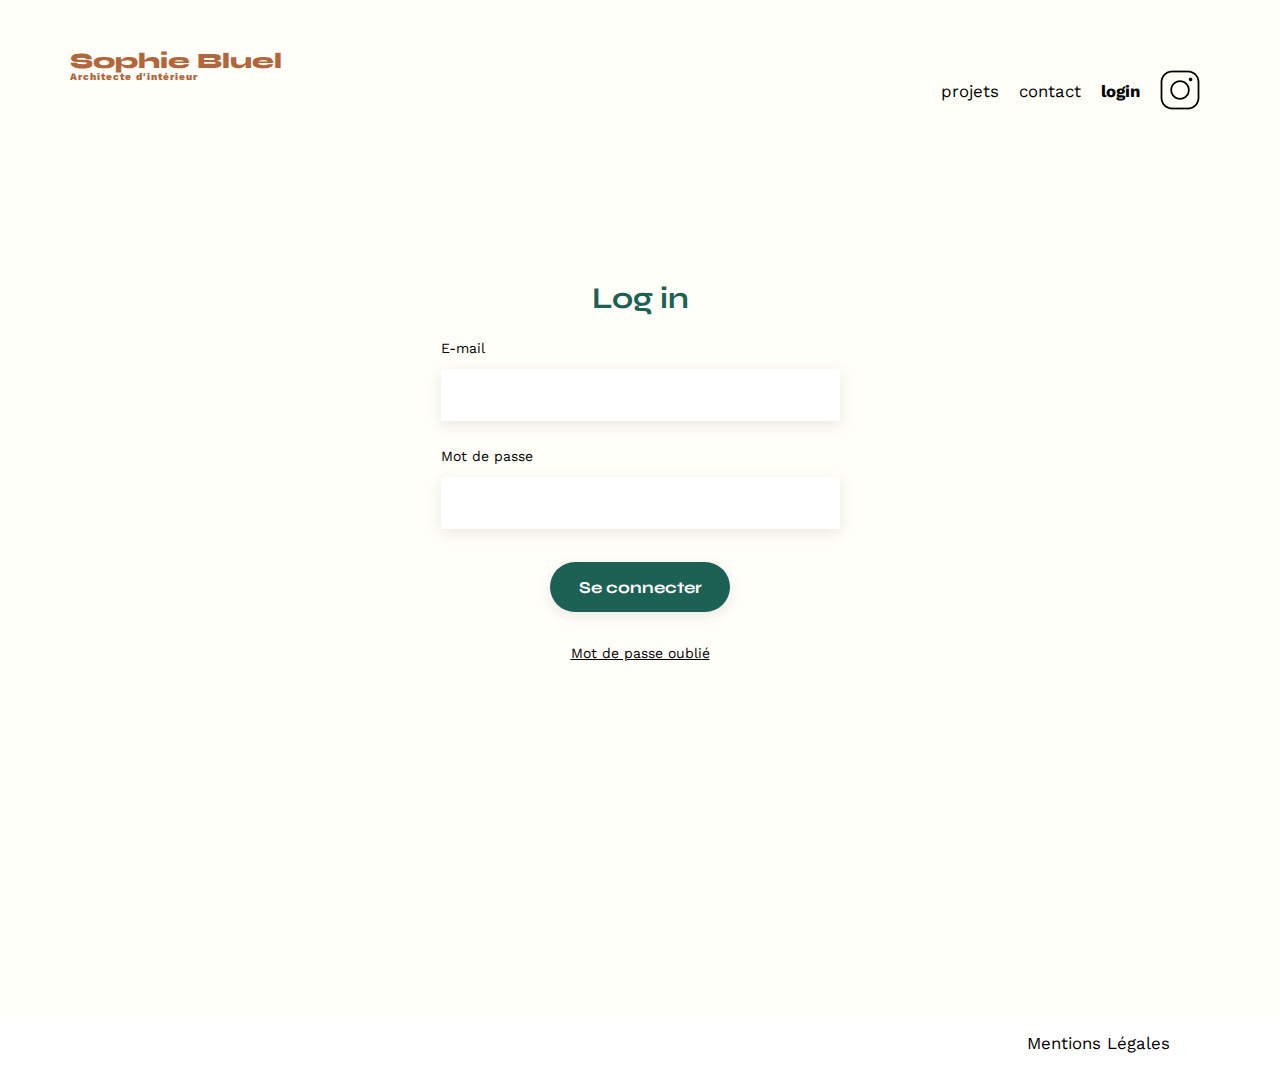
<file: FrontEnd/login.html>
<!DOCTYPE html>
<html lang="fr">
  <head>
    <meta charset="UTF-8" />
    <title>Sophie Bluel - Architecte d'intérieur</title>
    <meta name="viewport" content="width=device-width, initial-scale=1.0" />
    <link rel="preconnect" href="https://fonts.googleapis.com" />
    <link rel="preconnect" href="https://fonts.gstatic.com" crossorigin />
    <link href="https://fonts.googleapis.com/css2?family=Syne:wght@700;800&family=Work+Sans&display=swap" rel="stylesheet" />
    <meta name="description" content="" />
    <link rel="stylesheet" href="./assets/style.css" />
    <script src="./js/login.js" defer></script>
  </head>

  <body>
    <div class="headerAndMainContainer">
      <header>
        <h1>
          Sophie Bluel
          <span>Architecte d'intérieur</span>
        </h1>
        <nav>
          <ul>
            <li>projets</li>
            <li>contact</li>
            <li id="loginNav">login</li>
            <li><img src="./assets/icons/instagram.png" alt="Instagram" /></li>
          </ul>
        </nav>
      </header>

      <main>
        <section class="logIn">
          <h2>Log in</h2>
          <form action="#" method="post">
            <label for="email">E-mail</label>
            <input type="email" id="email" name="user_email" />

            <label for="password">Mot de passe</label>
            <input type="password" id="password" name="user_password" />

            <input type="submit" value="Se connecter" />
          </form>
          <p>Mot de passe oublié</p>
        </section>
      </main>
    </div>
    <footer>
      <nav>
        <ul>
          <li>Mentions Légales</li>
        </ul>
      </nav>
    </footer>
  </body>
</html>
</file>
<file: FrontEnd/assets/style.css>
/* http://meyerweb.com/eric/tools/css/reset/
   v2.0 | 20110126
   License: none (public domain)
*/

html,
body,
div,
span,
applet,
object,
iframe,
h1,
h2,
h3,
h4,
h5,
h6,
p,
blockquote,
pre,
a,
abbr,
acronym,
address,
big,
cite,
code,
del,
dfn,
em,
img,
ins,
kbd,
q,
s,
samp,
small,
strike,
strong,
sub,
sup,
tt,
var,
b,
u,
i,
center,
dl,
dt,
dd,
ol,
ul,
li,
fieldset,
form,
label,
legend,
table,
caption,
tbody,
tfoot,
thead,
tr,
th,
td,
article,
aside,
canvas,
details,
embed,
figure,
figcaption,
footer,
header,
hgroup,
menu,
nav,
output,
ruby,
section,
summary,
time,
mark,
audio,
video {
  margin: 0;
  padding: 0;
  border: 0;
  font-size: 100%;
  font: inherit;
  vertical-align: baseline;
}
/* HTML5 display-role reset for older browsers */
article,
aside,
details,
figcaption,
figure,
footer,
header,
hgroup,
menu,
nav,
section {
  display: block;
}
body {
  line-height: 1;
}
ol,
ul {
  list-style: none;
}
blockquote,
q {
  quotes: none;
}
blockquote:before,
blockquote:after,
q:before,
q:after {
  content: "";
  content: none;
}
table {
  border-collapse: collapse;
  border-spacing: 0;
}
/** end reset css**/
body {
  font-family: "Work Sans";
  font-size: 14px;
  background-color: #fffef8;
}
.headerAndMainContainer {
  max-width: 1140px;
  margin: auto;
}
header {
  display: flex;
  justify-content: space-between;
  margin: 50px 0;
}
section {
  margin: 50px 0;
}

a {
  text-decoration: none;
  color: inherit;
}

h1 {
  display: flex;
  flex-direction: column;
  font-family: "Syne";
  font-size: 22px;
  font-weight: 800;
  color: #b1663c;
}

h1 > span {
  font-family: "Work Sans";
  font-size: 10px;
  letter-spacing: 0.1em;
}

h2 {
  font-family: "Syne";
  font-weight: 700;
  font-size: 30px;
  color: #1d6154;
}
nav ul {
  display: flex;
  align-items: center;
  list-style-type: none;
}
nav li {
  padding: 20px 10px;
  font-size: 1.2em;
}

li:hover {
  color: #b1663c;
  cursor: pointer;
}
#introduction {
  display: flex;
  align-items: center;
}
#introduction figure {
  flex: 1;
}
#introduction img {
  display: block;
  margin: auto;
  width: 80%;
}

#introduction article {
  flex: 1;
}
#introduction h2 {
  margin-bottom: 1em;
}

#introduction p {
  margin-bottom: 0.5em;
}
.gallery {
  width: 100%;
  display: grid;
  grid-template-columns: 1fr 1fr 1fr;
  grid-column-gap: 20px;
  grid-row-gap: 20px;
  padding-top: 2em;
}

.gallery img {
  width: 100%;
}
#contact {
  width: 50%;
  margin: auto;
}
#contact > * {
  text-align: center;
}
#contact h2 {
  margin-bottom: 20px;
}
#contact form {
  text-align: left;
  margin-top: 30px;
  display: flex;
  flex-direction: column;
}

#contact input {
  height: 50px;
  font-size: 1.2em;
  border: none;
  box-shadow: 0px 4px 14px rgba(0, 0, 0, 0.09);
}
#contact label {
  margin: 2em 0 1em 0;
}
#contact textarea {
  border: none;
  box-shadow: 0px 4px 14px rgba(0, 0, 0, 0.09);
}

input[type="submit"] {
  font-family: "Syne";
  font-weight: 700;
  color: white;
  background-color: #1d6154;
  margin: 2em auto;
  width: 180px;
  text-align: center;
  border-radius: 60px;
}

footer {
  height: 60px;
  background-color: #fff;
  padding-right: 100px;
}

footer nav ul {
  display: flex;
  justify-content: flex-end;
}

.buttonsContainer {
  width: 585px;
  display: flex;
  gap: 10px;
  margin: 0 auto;
}

.buttonsContainer button {
  font-family: "Syne";
  font-size: 16px;
  color: #1d6154;
  background-color: #fffef8;
  border: 1px solid #1d6154;
  border-radius: 60px;
  height: 37px;
  flex-grow: 1;
  cursor: pointer;
}

.buttonsContainer button:hover {
  background-color: #1d6154;
  color: #fffef8;
}

.buttonsContainer button:focus {
  background-color: #1d6154;
  color: #fffef8;
  outline: none;
}

/* LogIn page css */

.logIn {
  text-align: center;
  width: 35%;
  margin: 150px auto 355px;
}

.logIn form {
  display: flex;
  flex-direction: column;
  text-align: left;
}

.logIn h1 {
  color: #1d6154;
  font-weight: bold;
  font-size: 30px;
}

.logIn input {
  height: 50px;
  font-size: 1.2em;
  border: none;
  box-shadow: 0px 4px 14px rgba(0, 0, 0, 0.09);
}

.logIn label {
  margin: 2em 0 1em 0;
}

.logIn p {
  text-decoration: underline;
}

#loginNav {
  font-weight: bold;
}

/* Edit mode CSS */

.banner {
  width: 100%;
  background-color: #000;
  color: #fff;
  height: 59px;
  display: flex;
  justify-content: center;
  align-items: center;
  gap: 10px;
}

.projectTitleContainer {
  display: flex;
  justify-content: center;
  align-items: center;
  margin-bottom: 2em;
  gap: 30px;
}

.modify {
  display: flex;
  gap: 10px;
  border: none;
  background-color: #fffef8;
  cursor: pointer;
}

/* Modal1 */

.modal {
  position: fixed;
  top: 0;
  left: 0;
  display: flex;
  align-items: center;
  justify-content: center;
  width: 100%;
  height: 100%;
  background-color: rgba(0, 0, 0, 0.3);
}

.modalContainer {
  display: flex;
  flex-direction: column;
  align-items: center;
  background-color: #fff;
  width: 45%;
  min-width: 630px;
  height: 700px;
  border-radius: 10px;
}

.closeButtonContainer {
  display: flex;
  justify-content: flex-end;
  width: 100%;
}

.buttonIconModal {
  border: none;
  background-color: #fff;
  cursor: pointer;
  margin: 25px;
}

.modalContainer h3 {
  font-size: 26px;
  text-align: center;
  margin-bottom: 50px;
  margin-top: 10px;
}

.photosContainer {
  display: flex;
  flex-wrap: wrap;
  row-gap: 20px;
  column-gap: 10px;
  padding: 0 100px;
  overflow: auto;
}

hr {
  border: none;
  height: 1px;
  background-color: #b3b3b3;
  width: calc(100% - 200px);
  margin: 40px 0 40px 0;
}

.buttonModal {
  font-family: "Syne";
  font-weight: 700;
  color: white;
  background-color: #1d6154;
  text-align: center;
  border-radius: 60px;
  height: 36px;
  width: 240px;
  border: none;
  cursor: pointer;
}

.photoContainer {
  position: relative;
  width: calc(20% - 10px);
}

.photoContainer img {
  width: 100%;
}

.photoContainer button {
  position: absolute;
  top: 6px;
  right: 6px;
  width: 17px;
  height: 17px;
  display: flex;
  justify-content: center;
  align-items: center;
  border: none;
  border-radius: 2px;
  background-color: #000;
  cursor: pointer;
}

.fa-trash-can {
  font-size: 10px;
  color: #fff;
}

/* Modal2 */

.closeButtonContainer2 {
  display: flex;
  justify-content: space-between;
  width: 100%;
}

.fa-arrow-left {
  font-size: 18px;
}

.addWorksForm {
  width: 68%;
}

.photoUpload {
  display: flex;
  flex-direction: column;
  align-items: center;
  gap: 8px;
  background-color: #e8f1f6;
  padding: 20px 0;
  cursor: pointer;
  position: relative;
}

.fa-image {
  font-size: 76px;
  color: #b9c5cc;
}

.addPhotoUpload {
  background-color: #cbd6dc;
  color: #306685;
  height: 36px;
  width: 41%;
  display: flex;
  justify-content: center;
  align-items: center;
  border-radius: 50px;
  font-weight: bold;
}

.inputAddWorksForm {
  height: 50px;
  font-size: 1.2em;
  border: none;
  box-shadow: 0px 4px 14px rgba(0, 0, 0, 0.09);
  width: 100%;
  text-align: center;
}

.labelAddWorksForm {
  display: block;
  font-weight: bold;
  margin-top: 30px;
  margin-bottom: 10px;
}

.hr2 {
  border: none;
  height: 1px;
  background-color: #b3b3b3;
  width: calc(100% - 200px);
  margin: 40px 0 40px 0;
  width: 100%;
}

.buttonModalContainer {
  display: flex;
  justify-content: center;
}

.buttonValidateModal2 {
  background-color: #a7a7a7;
}

#previewPhoto {
  position: absolute;
  top: 0;
  height: 100%;
  object-fit: cover;
}

/* Display none */

.green {
  background-color: #1d6154;
}

.hide {
  display: none;
}
</file>
